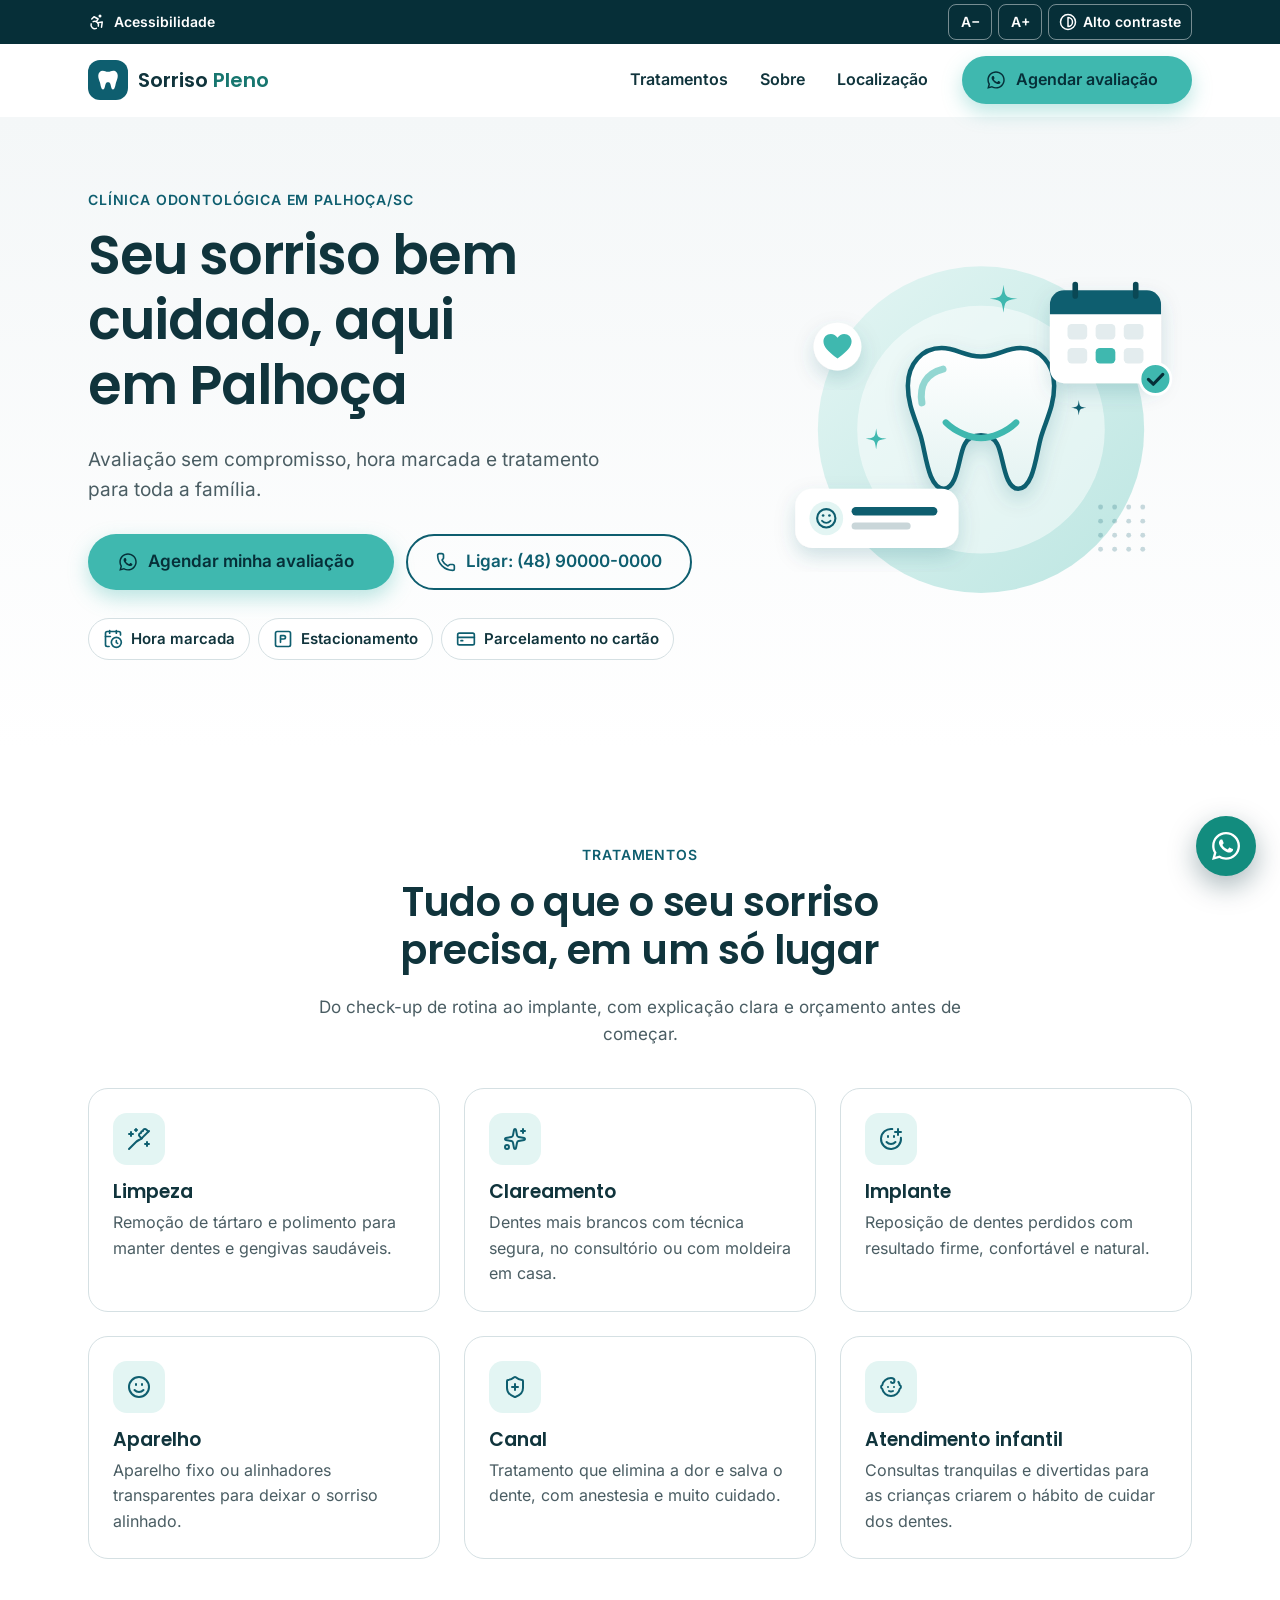
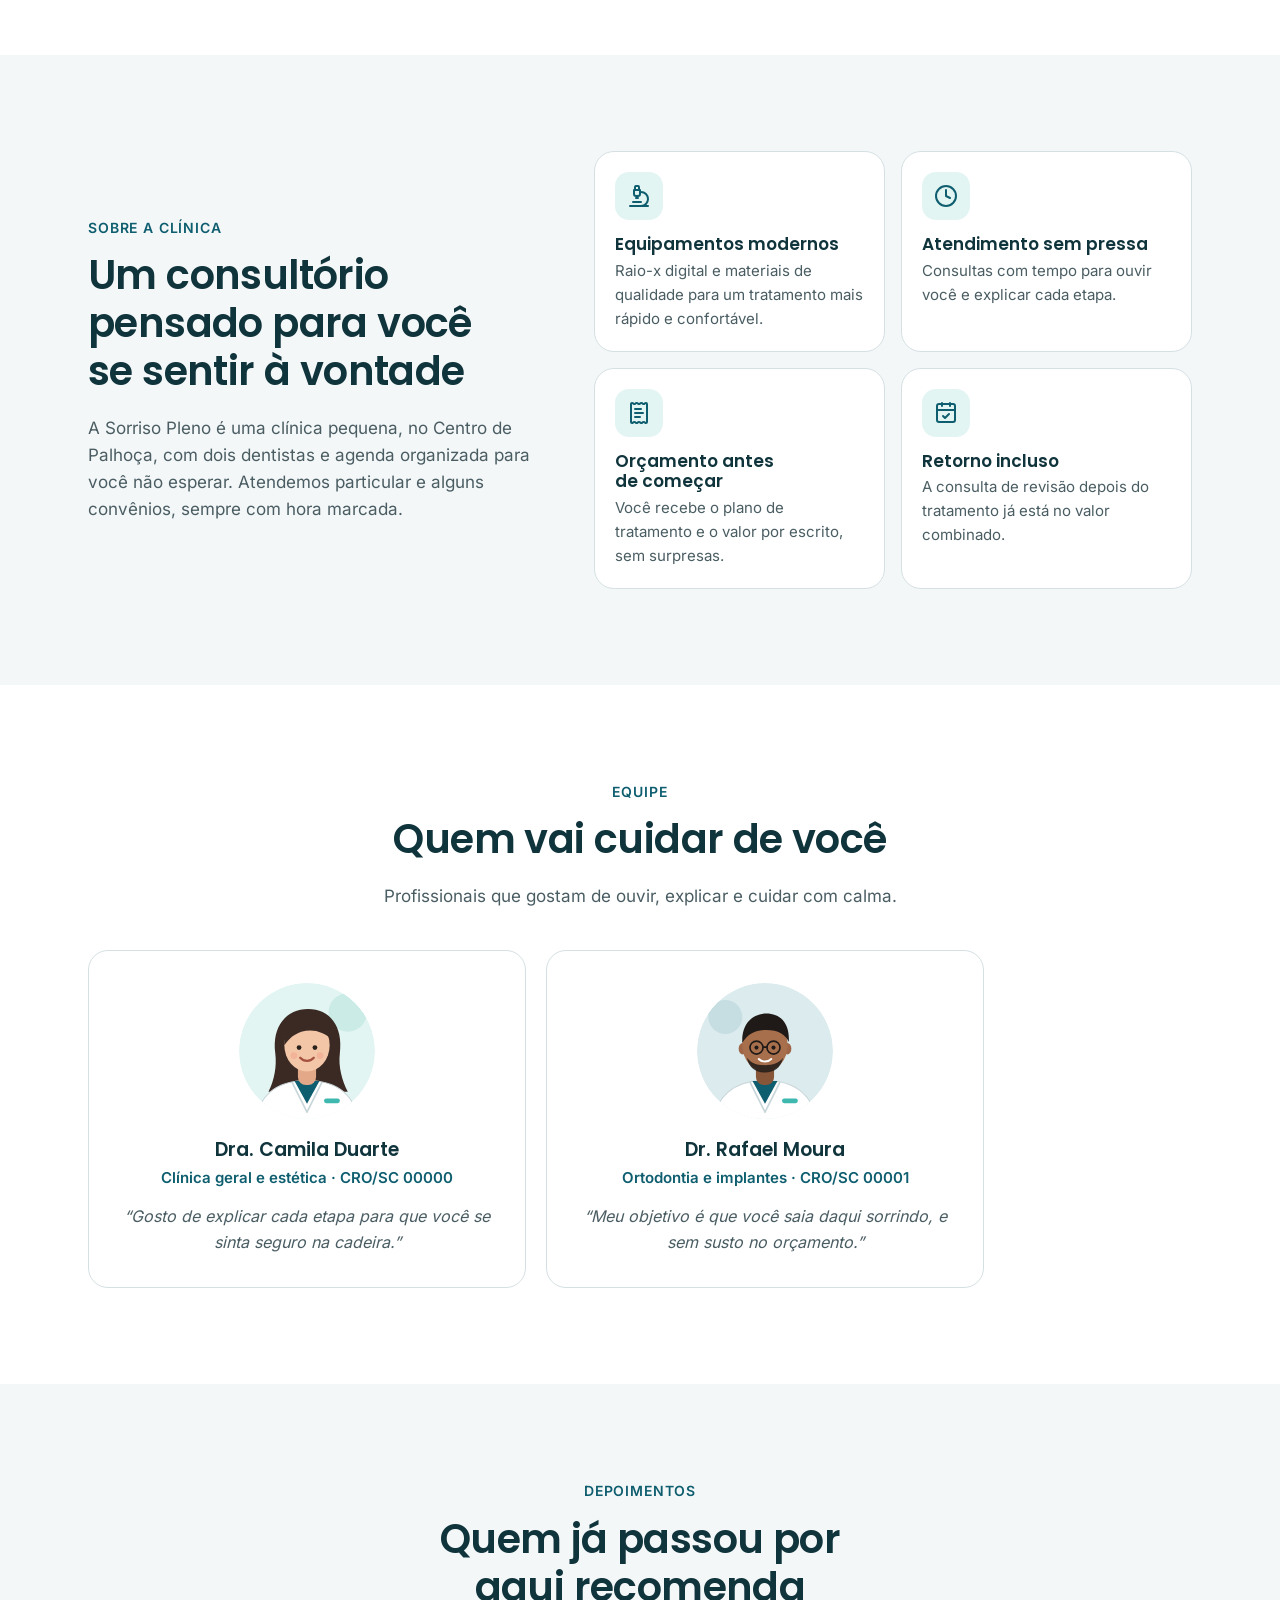
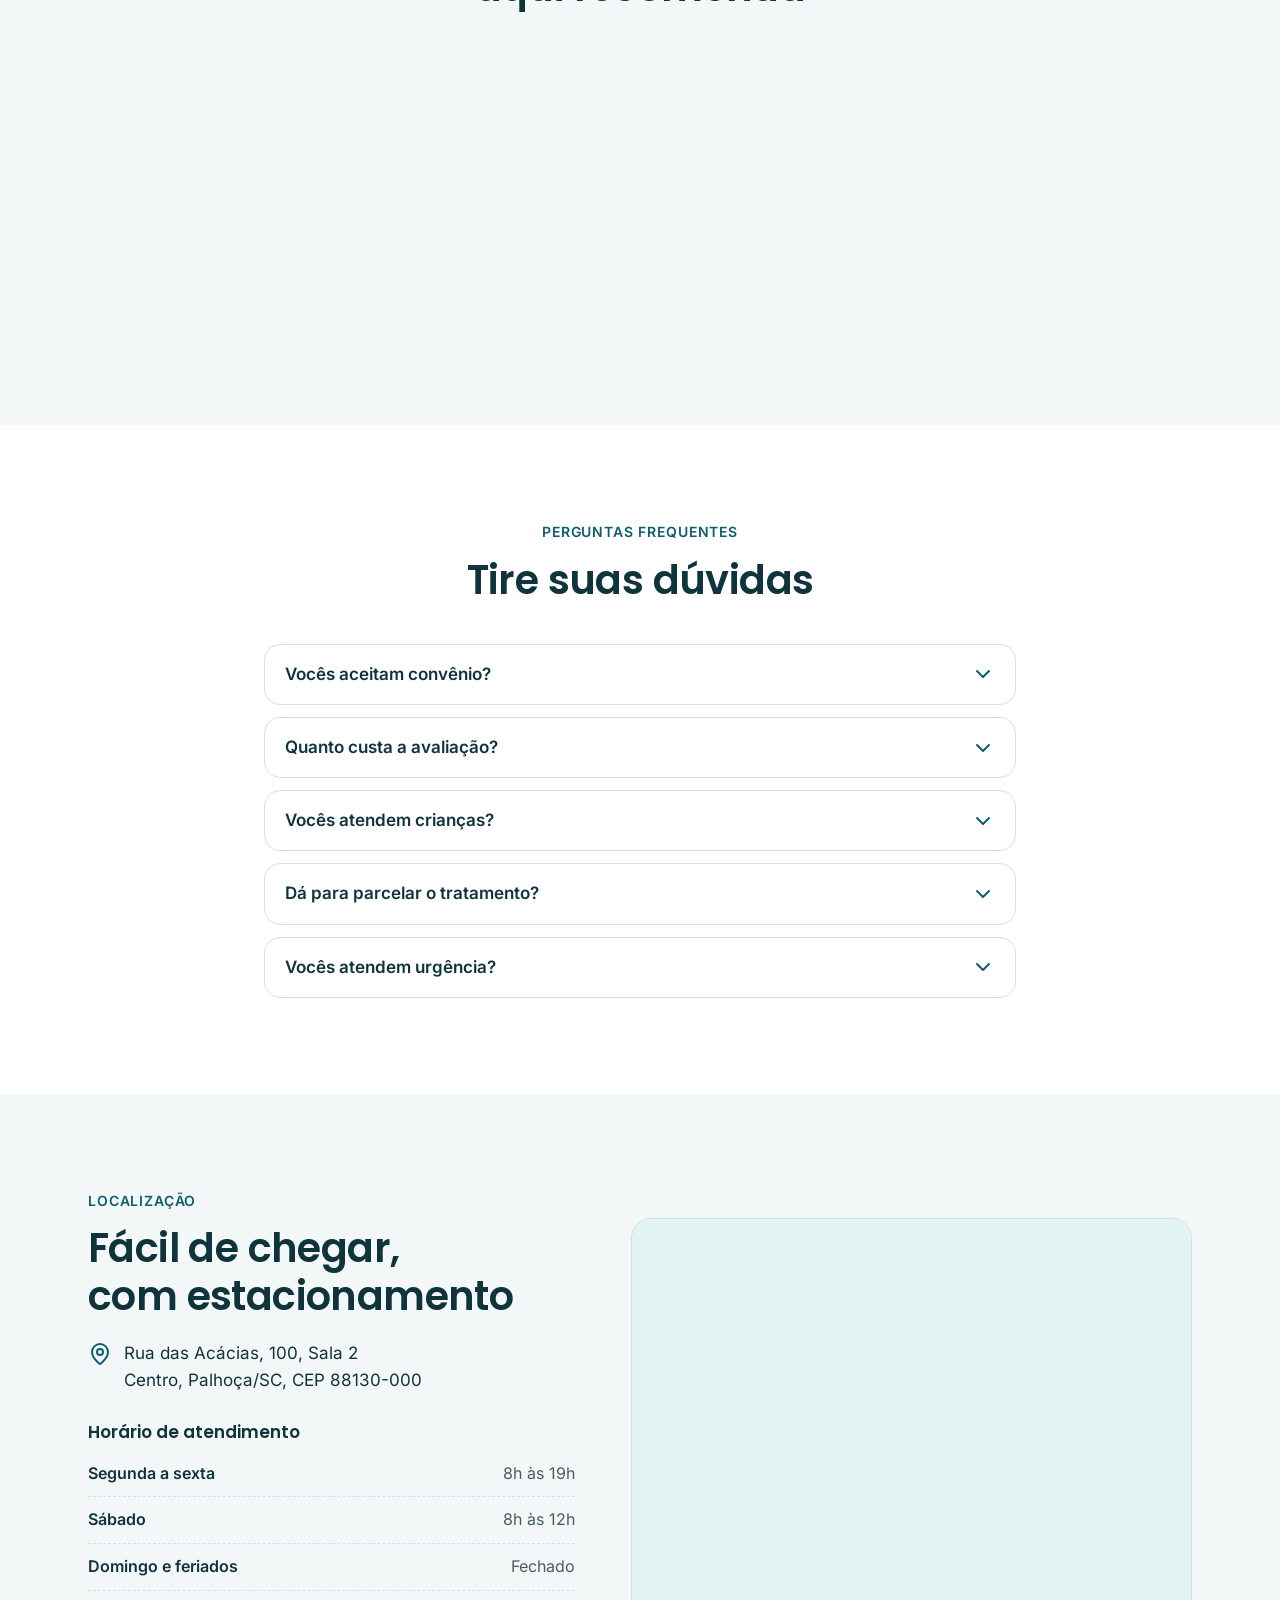
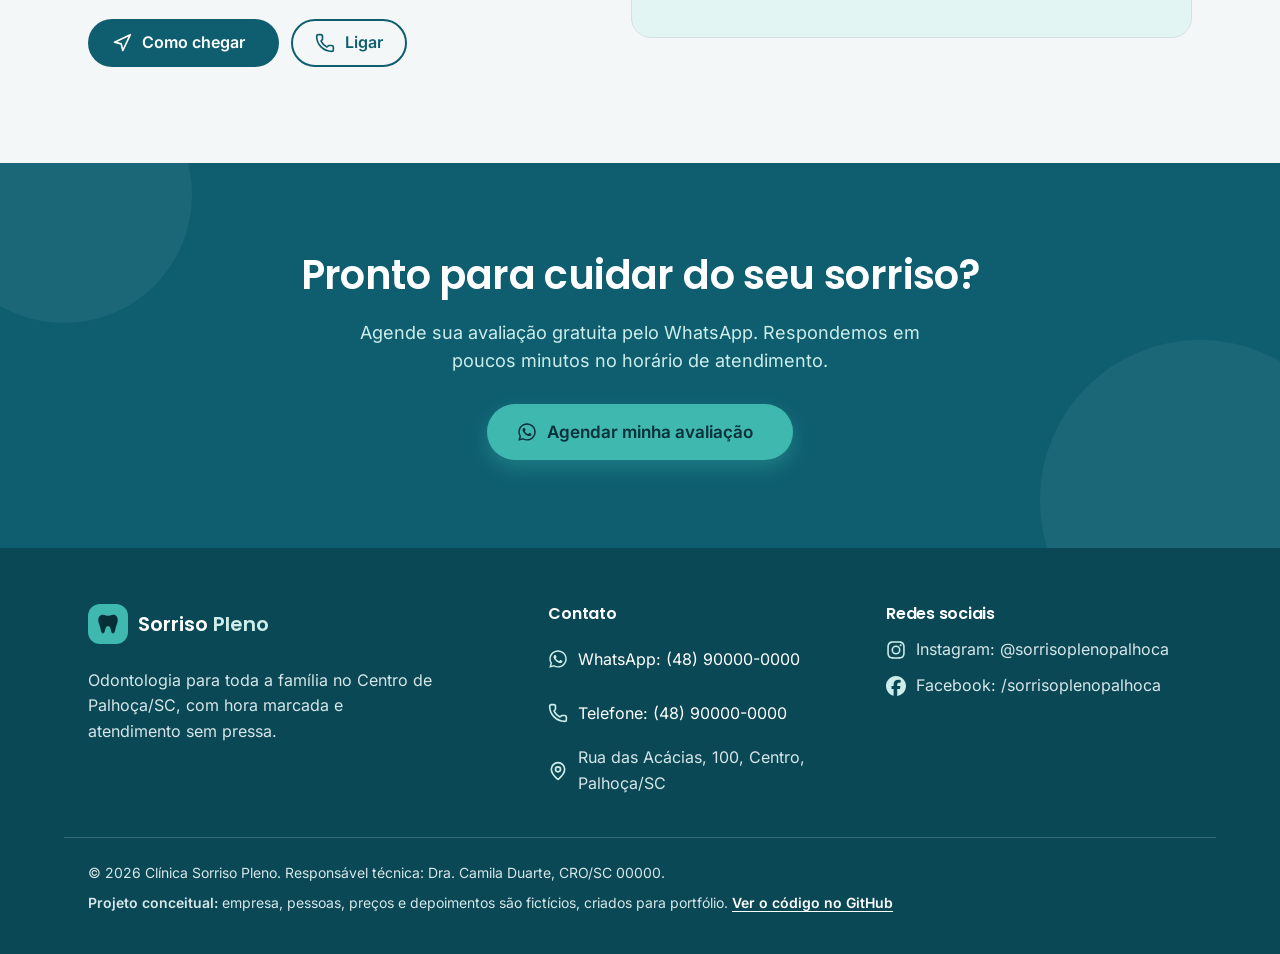
<file: index.html>
<!doctype html>
<html lang="pt-BR">
<head>
  <meta charset="utf-8">
  <meta name="viewport" content="width=device-width, initial-scale=1">
  <title>Dentista em Palhoça/SC | Clínica Sorriso Pleno</title>
  <meta name="description" content="Dentista em Palhoça/SC com avaliação sem compromisso e hora marcada. Limpeza, clareamento, implante, aparelho e atendimento infantil. Agende pelo WhatsApp.">
  <meta name="robots" content="index, follow, max-image-preview:large">
  <link rel="canonical" href="https://gabrielgandra1.github.io/lp-clinica-sorriso-pleno/">
  <meta name="theme-color" content="#0E5E6F">
  <meta name="format-detection" content="telephone=no">
  <meta property="og:type" content="website">
  <meta property="og:locale" content="pt_BR">
  <meta property="og:site_name" content="Clínica Sorriso Pleno">
  <meta property="og:title" content="Clínica Sorriso Pleno | Dentista em Palhoça/SC">
  <meta property="og:description" content="Avaliação sem compromisso, hora marcada e tratamento para toda a família. Agende pelo WhatsApp.">
  <meta property="og:url" content="https://gabrielgandra1.github.io/lp-clinica-sorriso-pleno/">
  <meta property="og:image" content="https://gabrielgandra1.github.io/lp-clinica-sorriso-pleno/assets/img/og-image.jpg">
  <meta property="og:image:width" content="1200">
  <meta property="og:image:height" content="630">
  <meta property="og:image:alt" content="Clínica Sorriso Pleno: seu sorriso bem cuidado, aqui em Palhoça">
  <meta name="twitter:card" content="summary_large_image">
  <meta name="twitter:title" content="Clínica Sorriso Pleno | Dentista em Palhoça/SC">
  <meta name="twitter:description" content="Avaliação sem compromisso, hora marcada e tratamento para toda a família.">
  <meta name="twitter:image" content="https://gabrielgandra1.github.io/lp-clinica-sorriso-pleno/assets/img/og-image.jpg">
  <link rel="icon" href="favicon.ico" sizes="32x32">
  <link rel="icon" href="assets/icons/favicon.svg" type="image/svg+xml">
  <link rel="apple-touch-icon" href="assets/icons/apple-touch-icon.png">
  <link rel="manifest" href="site.webmanifest">
  <link rel="preload" href="assets/fonts/inter-400.woff2" as="font" type="font/woff2" crossorigin>
  <link rel="preload" href="assets/fonts/poppins-600.woff2" as="font" type="font/woff2" crossorigin>
  <link rel="stylesheet" href="css/styles.css">
  <script>document.documentElement.classList.add('js');try{var a=JSON.parse(localStorage.getItem('sp-a11y'));if(a&&a.fonte)document.documentElement.setAttribute('data-fonte',a.fonte);if(a&&a.contraste)document.documentElement.setAttribute('data-contraste','alto')}catch(e){}</script>
  <script src="js/main.js" defer></script>
  <script type="application/ld+json">
  {
    "@context": "https://schema.org",
    "@graph": [
      {
        "@type": "Dentist",
        "@id": "https://gabrielgandra1.github.io/lp-clinica-sorriso-pleno/#clinica",
        "name": "Clínica Sorriso Pleno",
        "description": "Clínica odontológica em Palhoça/SC com avaliação sem compromisso, hora marcada e tratamento para toda a família.",
        "url": "https://gabrielgandra1.github.io/lp-clinica-sorriso-pleno/",
        "image": "https://gabrielgandra1.github.io/lp-clinica-sorriso-pleno/assets/img/og-image.jpg",
        "logo": "https://gabrielgandra1.github.io/lp-clinica-sorriso-pleno/assets/icons/icon-512.png",
        "telephone": "+55 48 90000-0000",
        "priceRange": "$$",
        "currenciesAccepted": "BRL",
        "paymentAccepted": "Dinheiro, Pix, cartão de débito e cartão de crédito",
        "areaServed": "Palhoça e Grande Florianópolis",
        "address": {
          "@type": "PostalAddress",
          "streetAddress": "Rua das Acácias, 100, Sala 2",
          "addressLocality": "Palhoça",
          "addressRegion": "SC",
          "postalCode": "88130-000",
          "addressCountry": "BR"
        },
        "openingHoursSpecification": [
          {
            "@type": "OpeningHoursSpecification",
            "dayOfWeek": ["Monday", "Tuesday", "Wednesday", "Thursday", "Friday"],
            "opens": "08:00",
            "closes": "19:00"
          },
          {
            "@type": "OpeningHoursSpecification",
            "dayOfWeek": "Saturday",
            "opens": "08:00",
            "closes": "12:00"
          }
        ],
        "availableService": [
          { "@type": "MedicalProcedure", "name": "Limpeza dental" },
          { "@type": "MedicalProcedure", "name": "Clareamento dental" },
          { "@type": "MedicalProcedure", "name": "Implante dentário" },
          { "@type": "MedicalProcedure", "name": "Aparelho ortodôntico" },
          { "@type": "MedicalProcedure", "name": "Tratamento de canal" },
          { "@type": "MedicalProcedure", "name": "Odontopediatria" }
        ]
      },
      {
        "@type": "WebSite",
        "@id": "https://gabrielgandra1.github.io/lp-clinica-sorriso-pleno/#site",
        "url": "https://gabrielgandra1.github.io/lp-clinica-sorriso-pleno/",
        "name": "Clínica Sorriso Pleno",
        "inLanguage": "pt-BR",
        "publisher": { "@id": "https://gabrielgandra1.github.io/lp-clinica-sorriso-pleno/#clinica" }
      },
      {
        "@type": "FAQPage",
        "mainEntity": [
          {
            "@type": "Question",
            "name": "Vocês aceitam convênio?",
            "acceptedAnswer": { "@type": "Answer", "text": "Atendemos particular e alguns convênios odontológicos. Mande o nome do seu plano pelo WhatsApp que confirmamos a cobertura antes da consulta." }
          },
          {
            "@type": "Question",
            "name": "Quanto custa a avaliação?",
            "acceptedAnswer": { "@type": "Answer", "text": "A primeira avaliação é gratuita e sem compromisso. Você sai com o diagnóstico e o orçamento por escrito, para decidir com calma." }
          },
          {
            "@type": "Question",
            "name": "Vocês atendem crianças?",
            "acceptedAnswer": { "@type": "Answer", "text": "Sim, a partir dos 2 anos. A primeira consulta é tranquila e lúdica, para a criança ganhar confiança desde cedo." }
          },
          {
            "@type": "Question",
            "name": "Dá para parcelar o tratamento?",
            "acceptedAnswer": { "@type": "Answer", "text": "Sim. Parcelamos em até 12 vezes no cartão de crédito, e você conhece o valor total antes de começar." }
          },
          {
            "@type": "Question",
            "name": "Vocês atendem urgência?",
            "acceptedAnswer": { "@type": "Answer", "text": "Sim. Em caso de dor ou acidente, chame no WhatsApp: reservamos horários todos os dias para encaixes de urgência." }
          }
        ]
      }
    ]
  }
  </script>
</head>
<body>
  <svg class="sprite" aria-hidden="true" focusable="false" xmlns="http://www.w3.org/2000/svg"><symbol id="i-menu" viewBox="0 0 24 24"><path d="M4 5h16"/><path d="M4 12h16"/><path d="M4 19h16"/></symbol><symbol id="i-x" viewBox="0 0 24 24"><path d="M18 6 6 18"/><path d="m6 6 12 12"/></symbol><symbol id="i-phone" viewBox="0 0 24 24"><path d="M13.832 16.568a1 1 0 0 0 1.213-.303l.355-.465A2 2 0 0 1 17 15h3a2 2 0 0 1 2 2v3a2 2 0 0 1-2 2A18 18 0 0 1 2 4a2 2 0 0 1 2-2h3a2 2 0 0 1 2 2v3a2 2 0 0 1-.8 1.6l-.468.351a1 1 0 0 0-.292 1.233 14 14 0 0 0 6.392 6.384"/></symbol><symbol id="i-calendar-clock" viewBox="0 0 24 24"><path d="M16 14v2.2l1.6 1"/><path d="M16 2v3"/><path d="M21 7.338V5a2 2 0 00-2-2H5a2 2 0 00-2 2v14a2 2 0 002 2h2.338"/><path d="M3 9h5.859"/><path d="M8 2v3"/><circle cx="16" cy="16" r="6"/></symbol><symbol id="i-square-parking" viewBox="0 0 24 24"><path d="M9 12h4a2 2 0 0 0 0-4H9.5a.5.5 0 0 0-.5.5V16"/><rect width="18" height="18" x="3" y="3" rx="2"/></symbol><symbol id="i-credit-card" viewBox="0 0 24 24"><rect width="20" height="14" x="2" y="5" rx="2"/><line x1="2" x2="22" y1="10" y2="10"/><path d="M6 14h2"/></symbol><symbol id="i-toothbrush-sparkles" viewBox="0 0 24 24"><path d="M10 3H8"/><path d="M14.586 11.414 22 4"/><path d="M15 11a8 8 0 01-.429.4"/><path d="m2 22 7-7c1.857-1.857 3.714-1.99 5.571-3.6l-1.985-1.986A2 2 0 0114 6a2 2 0 012-2 2 2 0 013.262-1.552l2.152 2.138"/><path d="M20 15v4"/><path d="M22 17h-4"/><path d="M4 5v4"/><path d="M6 7H2"/><path d="M9 2v2"/></symbol><symbol id="i-sparkles" viewBox="0 0 24 24"><path d="M11.017 2.814a1 1 0 0 1 1.966 0l1.051 5.558a2 2 0 0 0 1.594 1.594l5.558 1.051a1 1 0 0 1 0 1.966l-5.558 1.051a2 2 0 0 0-1.594 1.594l-1.051 5.558a1 1 0 0 1-1.966 0l-1.051-5.558a2 2 0 0 0-1.594-1.594l-5.558-1.051a1 1 0 0 1 0-1.966l5.558-1.051a2 2 0 0 0 1.594-1.594z"/><path d="M20 2v4"/><path d="M22 4h-4"/><circle cx="4" cy="20" r="2"/></symbol><symbol id="i-smile-plus" viewBox="0 0 24 24"><path d="M13.267 2.08a10 10 0 108.653 8.653"/><path d="M15 10V9"/><path d="M16 5h6"/><path d="M16.472 15a6 6 0 01-8.943 0"/><path d="M19 2v6"/><path d="M9 10V9"/></symbol><symbol id="i-smile" viewBox="0 0 24 24"><path d="M15 10V9"/><path d="M16.472 15a6 6 0 01-8.943 0"/><path d="M9 10V9"/><circle cx="12" cy="12" r="10"/></symbol><symbol id="i-shield-plus" viewBox="0 0 24 24"><path d="M20 13c0 5-3.5 7.5-7.66 8.95a1 1 0 0 1-.67-.01C7.5 20.5 4 18 4 13V6a1 1 0 0 1 1-1c2 0 4.5-1.2 6.24-2.72a1.17 1.17 0 0 1 1.52 0C14.51 3.81 17 5 19 5a1 1 0 0 1 1 1z"/><path d="M9 12h6"/><path d="M12 9v6"/></symbol><symbol id="i-baby" viewBox="0 0 24 24"><path d="M10 16c.5.3 1.2.5 2 .5s1.5-.2 2-.5"/><path d="M15 12h.01"/><path d="M19.38 6.813A9 9 0 0 1 20.8 10.2a2 2 0 0 1 0 3.6 9 9 0 0 1-17.6 0 2 2 0 0 1 0-3.6A9 9 0 0 1 12 3c2 0 3.5 1.1 3.5 2.5s-.9 2.5-2 2.5c-.8 0-1.5-.4-1.5-1"/><path d="M9 12h.01"/></symbol><symbol id="i-microscope" viewBox="0 0 24 24"><path d="M6 18h8"/><path d="M3 22h18"/><path d="M14 22a7 7 0 1 0 0-14h-1"/><path d="M9 14h2"/><path d="M9 12a2 2 0 0 1-2-2V6h6v4a2 2 0 0 1-2 2Z"/><path d="M12 6V3a1 1 0 0 0-1-1H9a1 1 0 0 0-1 1v3"/></symbol><symbol id="i-clock" viewBox="0 0 24 24"><circle cx="12" cy="12" r="10"/><path d="M12 6v6l4 2"/></symbol><symbol id="i-receipt-text" viewBox="0 0 24 24"><path d="M13 16H8"/><path d="M14 8H8"/><path d="M16 12H8"/><path d="M4 3a1 1 0 0 1 1-1 1.3 1.3 0 0 1 .7.2l.933.6a1.3 1.3 0 0 0 1.4 0l.934-.6a1.3 1.3 0 0 1 1.4 0l.933.6a1.3 1.3 0 0 0 1.4 0l.933-.6a1.3 1.3 0 0 1 1.4 0l.934.6a1.3 1.3 0 0 0 1.4 0l.933-.6A1.3 1.3 0 0 1 19 2a1 1 0 0 1 1 1v18a1 1 0 0 1-1 1 1.3 1.3 0 0 1-.7-.2l-.933-.6a1.3 1.3 0 0 0-1.4 0l-.934.6a1.3 1.3 0 0 1-1.4 0l-.933-.6a1.3 1.3 0 0 0-1.4 0l-.933.6a1.3 1.3 0 0 1-1.4 0l-.934-.6a1.3 1.3 0 0 0-1.4 0l-.933.6a1.3 1.3 0 0 1-.7.2 1 1 0 0 1-1-1z"/></symbol><symbol id="i-calendar-check" viewBox="0 0 24 24"><path d="M8 2v3"/><path d="M16 2v3"/><rect x="3" y="3" width="18" height="18" rx="2"/><path d="M3 9h18"/><path d="m9 15 2 2 4-4"/></symbol><symbol id="i-quote" viewBox="0 0 24 24"><path d="M16 3a2 2 0 0 0-2 2v6a2 2 0 0 0 2 2 1 1 0 0 1 1 1v1a2 2 0 0 1-2 2 1 1 0 0 0-1 1v2a1 1 0 0 0 1 1 6 6 0 0 0 6-6V5a2 2 0 0 0-2-2z"/><path d="M5 3a2 2 0 0 0-2 2v6a2 2 0 0 0 2 2 1 1 0 0 1 1 1v1a2 2 0 0 1-2 2 1 1 0 0 0-1 1v2a1 1 0 0 0 1 1 6 6 0 0 0 6-6V5a2 2 0 0 0-2-2z"/></symbol><symbol id="i-chevron-down" viewBox="0 0 24 24"><path d="m6 9 6 6 6-6"/></symbol><symbol id="i-map-pin" viewBox="0 0 24 24"><path d="M20 10c0 4.993-5.539 10.193-7.399 11.799a1 1 0 0 1-1.202 0C9.539 20.193 4 14.993 4 10a8 8 0 0 1 16 0"/><circle cx="12" cy="10" r="3"/></symbol><symbol id="i-contrast" viewBox="0 0 24 24"><circle cx="12" cy="12" r="10"/><path d="M12 18a6 6 0 0 0 0-12v12z"/></symbol><symbol id="i-navigation" viewBox="0 0 24 24"><polygon points="3 11 22 2 13 21 11 13 3 11"/></symbol><symbol id="i-accessibility" viewBox="0 0 24 24"><circle cx="16" cy="4" r="1"/><path d="m18 19 1-7-6 1"/><path d="m5 8 3-3 5.5 3-2.36 3.5"/><path d="M4.24 14.5a5 5 0 0 0 6.88 6"/><path d="M13.76 17.5a5 5 0 0 0-6.88-6"/></symbol><symbol id="i-whatsapp" viewBox="0 0 448 512"><path fill="currentColor" d="M380.9 97.1c-41.9-42-97.7-65.1-157-65.1-122.4 0-222 99.6-222 222 0 39.1 10.2 77.3 29.6 111L0 480 117.7 449.1c32.4 17.7 68.9 27 106.1 27l.1 0c122.3 0 224.1-99.6 224.1-222 0-59.3-25.2-115-67.1-157zm-157 341.6c-33.2 0-65.7-8.9-94-25.7l-6.7-4-69.8 18.3 18.6-68.1-4.4-7c-18.5-29.4-28.2-63.3-28.2-98.2 0-101.7 82.8-184.5 184.6-184.5 49.3 0 95.6 19.2 130.4 54.1s56.2 81.2 56.1 130.5c0 101.8-84.9 184.6-186.6 184.6zM325.1 300.5c-5.5-2.8-32.8-16.2-37.9-18-5.1-1.9-8.8-2.8-12.5 2.8s-14.3 18-17.6 21.8c-3.2 3.7-6.5 4.2-12 1.4-32.6-16.3-54-29.1-75.5-66-5.7-9.8 5.7-9.1 16.3-30.3 1.8-3.7 .9-6.9-.5-9.7s-12.5-30.1-17.1-41.2c-4.5-10.8-9.1-9.3-12.5-9.5-3.2-.2-6.9-.2-10.6-.2s-9.7 1.4-14.8 6.9c-5.1 5.6-19.4 19-19.4 46.3s19.9 53.7 22.6 57.4c2.8 3.7 39.1 59.7 94.8 83.8 35.2 15.2 49 16.5 66.6 13.9 10.7-1.6 32.8-13.4 37.4-26.4s4.6-24.1 3.2-26.4c-1.3-2.5-5-3.9-10.5-6.6z"/></symbol><symbol id="i-instagram" viewBox="0 0 448 512"><path fill="currentColor" d="M224.3 141a115 115 0 1 0 -.6 230 115 115 0 1 0 .6-230zm-.6 40.4a74.6 74.6 0 1 1 .6 149.2 74.6 74.6 0 1 1 -.6-149.2zm93.4-45.1a26.8 26.8 0 1 1 53.6 0 26.8 26.8 0 1 1 -53.6 0zm129.7 27.2c-1.7-35.9-9.9-67.7-36.2-93.9-26.2-26.2-58-34.4-93.9-36.2-37-2.1-147.9-2.1-184.9 0-35.8 1.7-67.6 9.9-93.9 36.1s-34.4 58-36.2 93.9c-2.1 37-2.1 147.9 0 184.9 1.7 35.9 9.9 67.7 36.2 93.9s58 34.4 93.9 36.2c37 2.1 147.9 2.1 184.9 0 35.9-1.7 67.7-9.9 93.9-36.2 26.2-26.2 34.4-58 36.2-93.9 2.1-37 2.1-147.8 0-184.8zM399 388c-7.8 19.6-22.9 34.7-42.6 42.6-29.5 11.7-99.5 9-132.1 9s-102.7 2.6-132.1-9c-19.6-7.8-34.7-22.9-42.6-42.6-11.7-29.5-9-99.5-9-132.1s-2.6-102.7 9-132.1c7.8-19.6 22.9-34.7 42.6-42.6 29.5-11.7 99.5-9 132.1-9s102.7-2.6 132.1 9c19.6 7.8 34.7 22.9 42.6 42.6 11.7 29.5 9 99.5 9 132.1s2.7 102.7-9 132.1z"/></symbol><symbol id="i-facebook" viewBox="0 0 512 512"><path fill="currentColor" d="M512 256C512 114.6 397.4 0 256 0S0 114.6 0 256C0 376 82.7 476.8 194.2 504.5l0-170.3-52.8 0 0-78.2 52.8 0 0-33.7c0-87.1 39.4-127.5 125-127.5 16.2 0 44.2 3.2 55.7 6.4l0 70.8c-6-.6-16.5-1-29.6-1-42 0-58.2 15.9-58.2 57.2l0 27.8 83.6 0-14.4 78.2-69.3 0 0 175.9C413.8 494.8 512 386.9 512 256z"/></symbol></svg>
  <a class="skip-link" href="#conteudo">Pular para o conteúdo principal</a>

  <div class="a11y-bar" role="region" aria-label="Recursos de acessibilidade">
    <div class="container a11y-bar__inner">
      <p class="a11y-bar__title" id="a11y-titulo">
        <svg class="icon" aria-hidden="true" focusable="false"><use href="#i-accessibility"></use></svg>
        Acessibilidade
      </p>
      <div class="a11y-bar__actions" role="group" aria-labelledby="a11y-titulo">
        <button class="a11y-btn" type="button" data-a11y="menos">A−<span class="sr-only"> Diminuir o texto</span></button>
        <button class="a11y-btn" type="button" data-a11y="mais">A+<span class="sr-only"> Aumentar o texto</span></button>
        <button class="a11y-btn" type="button" data-a11y="contraste" aria-pressed="false">
          <svg class="icon" aria-hidden="true" focusable="false"><use href="#i-contrast"></use></svg>
          <span class="a11y-btn__label">Alto contraste</span>
        </button>
      </div>
    </div>
  </div>

  <header class="site-header">
    <div class="container header__inner">
      <a class="brand" href="#inicio" aria-label="Clínica Sorriso Pleno, voltar ao início">
        <svg class="brand__mark" viewBox="0 0 40 40" aria-hidden="true" focusable="false"><rect class="brand__bg" width="40" height="40" rx="12"></rect><path class="brand__tooth" transform="translate(8 8) scale(.75)" d="M9 3.5C5.6 3.5 3 6.2 3 10.2c0 3.6 1.4 6 2.3 9 .9 3 1.3 9.3 4.1 9.3 2.5 0 2.6-5.9 3.7-7.9.5-1 1.5-1.6 2.9-1.6s2.4.6 2.9 1.6c1.1 2 1.2 7.9 3.7 7.9 2.8 0 3.2-6.3 4.1-9.3.9-3 2.3-5.4 2.3-9 0-4-2.6-6.7-6-6.7-2.7 0-4 1.5-7 1.5s-4.3-1.5-7-1.5Z"></path></svg>
        <span class="brand__name">Sorriso <span class="brand__accent">Pleno</span></span>
      </a>

      <button class="nav-toggle" type="button" aria-expanded="false" aria-controls="menu-principal">
        <svg class="icon nav-toggle__open" aria-hidden="true" focusable="false"><use href="#i-menu"></use></svg>
        <svg class="icon nav-toggle__close" aria-hidden="true" focusable="false"><use href="#i-x"></use></svg>
        <span class="sr-only">Menu</span>
      </button>

      <nav class="nav" id="menu-principal" aria-label="Principal">
        <ul class="nav__list" role="list">
          <li><a href="#tratamentos">Tratamentos</a></li>
          <li><a href="#sobre">Sobre</a></li>
          <li><a href="#localizacao">Localização</a></li>
        </ul>
        <a class="btn btn--accent nav__cta" href="https://wa.me/5548900000000?text=Ol%C3%A1!%20Vi%20o%20site%20e%20quero%20agendar%20uma%20avalia%C3%A7%C3%A3o." target="_blank" rel="noopener">
          <svg class="icon icon--fill" aria-hidden="true" focusable="false"><use href="#i-whatsapp"></use></svg>
          Agendar avaliação<span class="sr-only"> pelo WhatsApp (abre em nova aba)</span>
        </a>
      </nav>
    </div>
  </header>

  <main id="conteudo" tabindex="-1">
    <section class="hero" id="inicio" aria-labelledby="hero-titulo">
      <div class="container hero__grid">
        <div class="hero__content">
          <p class="eyebrow">Clínica odontológica em Palhoça/SC</p>
          <h1 id="hero-titulo">Seu sorriso bem cuidado, aqui em Palhoça</h1>
          <p class="hero__lead">Avaliação sem compromisso, hora marcada e tratamento para toda a família.</p>
          <div class="hero__actions">
            <a class="btn btn--accent btn--lg" href="https://wa.me/5548900000000?text=Ol%C3%A1!%20Vi%20o%20site%20e%20quero%20agendar%20uma%20avalia%C3%A7%C3%A3o." target="_blank" rel="noopener">
              <svg class="icon icon--fill" aria-hidden="true" focusable="false"><use href="#i-whatsapp"></use></svg>
              Agendar minha avaliação<span class="sr-only"> pelo WhatsApp (abre em nova aba)</span>
            </a>
            <a class="btn btn--ghost btn--lg" href="tel:+5548900000000">
              <svg class="icon" aria-hidden="true" focusable="false"><use href="#i-phone"></use></svg>
              Ligar: (48) 90000-0000
            </a>
          </div>
          <ul class="badges" role="list" aria-label="Vantagens da clínica">
            <li>
              <svg class="icon" aria-hidden="true" focusable="false"><use href="#i-calendar-clock"></use></svg>
              Hora marcada
            </li>
            <li>
              <svg class="icon" aria-hidden="true" focusable="false"><use href="#i-square-parking"></use></svg>
              Estacionamento
            </li>
            <li>
              <svg class="icon" aria-hidden="true" focusable="false"><use href="#i-credit-card"></use></svg>
              Parcelamento no cartão
            </li>
          </ul>
        </div>
        <div class="hero__media">
          <img src="assets/img/hero-sorriso.svg" width="600" height="520" alt="" fetchpriority="high">
        </div>
      </div>
    </section>

    <section class="section" id="tratamentos" aria-labelledby="tratamentos-titulo">
      <div class="container">
        <header class="section__header">
          <p class="eyebrow">Tratamentos</p>
          <h2 id="tratamentos-titulo">Tudo o que o seu sorriso precisa, em um só lugar</h2>
          <p>Do check-up de rotina ao implante, com explicação clara e orçamento antes de começar.</p>
        </header>
        <ul class="cards" role="list">
          <li class="card reveal">
            <span class="card__icon"><svg class="icon" aria-hidden="true" focusable="false"><use href="#i-toothbrush-sparkles"></use></svg></span>
            <h3>Limpeza</h3>
            <p>Remoção de tártaro e polimento para manter dentes e gengivas saudáveis.</p>
          </li>
          <li class="card reveal">
            <span class="card__icon"><svg class="icon" aria-hidden="true" focusable="false"><use href="#i-sparkles"></use></svg></span>
            <h3>Clareamento</h3>
            <p>Dentes mais brancos com técnica segura, no consultório ou com moldeira em casa.</p>
          </li>
          <li class="card reveal">
            <span class="card__icon"><svg class="icon" aria-hidden="true" focusable="false"><use href="#i-smile-plus"></use></svg></span>
            <h3>Implante</h3>
            <p>Reposição de dentes perdidos com resultado firme, confortável e natural.</p>
          </li>
          <li class="card reveal">
            <span class="card__icon"><svg class="icon" aria-hidden="true" focusable="false"><use href="#i-smile"></use></svg></span>
            <h3>Aparelho</h3>
            <p>Aparelho fixo ou alinhadores transparentes para deixar o sorriso alinhado.</p>
          </li>
          <li class="card reveal">
            <span class="card__icon"><svg class="icon" aria-hidden="true" focusable="false"><use href="#i-shield-plus"></use></svg></span>
            <h3>Canal</h3>
            <p>Tratamento que elimina a dor e salva o dente, com anestesia e muito cuidado.</p>
          </li>
          <li class="card reveal">
            <span class="card__icon"><svg class="icon" aria-hidden="true" focusable="false"><use href="#i-baby"></use></svg></span>
            <h3>Atendimento infantil</h3>
            <p>Consultas tranquilas e divertidas para as crianças criarem o hábito de cuidar dos dentes.</p>
          </li>
        </ul>
      </div>
    </section>

    <section class="section section--soft" id="sobre" aria-labelledby="sobre-titulo">
      <div class="container sobre__grid">
        <div class="sobre__intro reveal">
          <p class="eyebrow">Sobre a clínica</p>
          <h2 id="sobre-titulo">Um consultório pensado para você se sentir à vontade</h2>
          <p>A Sorriso Pleno é uma clínica pequena, no Centro de Palhoça, com dois dentistas e agenda organizada para você não esperar. Atendemos particular e alguns convênios, sempre com hora marcada.</p>
        </div>
        <ul class="features" role="list">
          <li class="feature reveal">
            <span class="feature__icon"><svg class="icon" aria-hidden="true" focusable="false"><use href="#i-microscope"></use></svg></span>
            <div>
              <h3>Equipamentos modernos</h3>
              <p>Raio-x digital e materiais de qualidade para um tratamento mais rápido e confortável.</p>
            </div>
          </li>
          <li class="feature reveal">
            <span class="feature__icon"><svg class="icon" aria-hidden="true" focusable="false"><use href="#i-clock"></use></svg></span>
            <div>
              <h3>Atendimento sem pressa</h3>
              <p>Consultas com tempo para ouvir você e explicar cada etapa.</p>
            </div>
          </li>
          <li class="feature reveal">
            <span class="feature__icon"><svg class="icon" aria-hidden="true" focusable="false"><use href="#i-receipt-text"></use></svg></span>
            <div>
              <h3>Orçamento antes de começar</h3>
              <p>Você recebe o plano de tratamento e o valor por escrito, sem surpresas.</p>
            </div>
          </li>
          <li class="feature reveal">
            <span class="feature__icon"><svg class="icon" aria-hidden="true" focusable="false"><use href="#i-calendar-check"></use></svg></span>
            <div>
              <h3>Retorno incluso</h3>
              <p>A consulta de revisão depois do tratamento já está no valor combinado.</p>
            </div>
          </li>
        </ul>
      </div>
    </section>

    <section class="section" id="equipe" aria-labelledby="equipe-titulo">
      <div class="container">
        <header class="section__header">
          <p class="eyebrow">Equipe</p>
          <h2 id="equipe-titulo">Quem vai cuidar de você</h2>
          <p>Profissionais que gostam de ouvir, explicar e cuidar com calma.</p>
        </header>
        <ul class="team" role="list">
          <li class="member reveal">
            <img src="assets/img/dra-camila.svg" width="240" height="240" alt="" loading="lazy" decoding="async">
            <h3>Dra. Camila Duarte</h3>
            <p class="member__role">Clínica geral e estética · <span class="nowrap">CRO/SC 00000</span></p>
            <p class="member__quote">“Gosto de explicar cada etapa para que você se sinta seguro na cadeira.”</p>
          </li>
          <li class="member reveal">
            <img src="assets/img/dr-rafael.svg" width="240" height="240" alt="" loading="lazy" decoding="async">
            <h3>Dr. Rafael Moura</h3>
            <p class="member__role">Ortodontia e implantes · <span class="nowrap">CRO/SC 00001</span></p>
            <p class="member__quote">“Meu objetivo é que você saia daqui sorrindo, e sem susto no orçamento.”</p>
          </li>
        </ul>
      </div>
    </section>

    <section class="section section--soft" id="depoimentos" aria-labelledby="depoimentos-titulo">
      <div class="container">
        <header class="section__header">
          <p class="eyebrow">Depoimentos</p>
          <h2 id="depoimentos-titulo">Quem já passou por aqui recomenda</h2>
        </header>
        <ul class="testimonials" role="list">
          <li class="reveal">
            <figure class="testimonial">
              <svg class="icon testimonial__icon" aria-hidden="true" focusable="false"><use href="#i-quote"></use></svg>
              <blockquote>
                <p>Cheguei com dor de dente e fui atendida no mesmo dia. Explicaram tudo antes de começar e o valor foi o combinado.</p>
              </blockquote>
              <figcaption>
                <span class="avatar" aria-hidden="true">JM</span>
                <span><strong>Juliana M.</strong><span class="testimonial__place">Pedra Branca</span></span>
              </figcaption>
            </figure>
          </li>
          <li class="reveal">
            <figure class="testimonial">
              <svg class="icon testimonial__icon" aria-hidden="true" focusable="false"><use href="#i-quote"></use></svg>
              <blockquote>
                <p>Fiz o clareamento e o resultado ficou natural. Atendimento pontual, sem ficar esperando na recepção.</p>
              </blockquote>
              <figcaption>
                <span class="avatar" aria-hidden="true">CA</span>
                <span><strong>Carlos A.</strong><span class="testimonial__place">Ponte do Imaruim</span></span>
              </figcaption>
            </figure>
          </li>
          <li class="reveal">
            <figure class="testimonial">
              <svg class="icon testimonial__icon" aria-hidden="true" focusable="false"><use href="#i-quote"></use></svg>
              <blockquote>
                <p>Meu filho tinha medo de dentista. Depois da primeira consulta, ele pergunta quando vai voltar!</p>
              </blockquote>
              <figcaption>
                <span class="avatar" aria-hidden="true">FS</span>
                <span><strong>Fernanda S.</strong><span class="testimonial__place">Pagani</span></span>
              </figcaption>
            </figure>
          </li>
        </ul>
      </div>
    </section>

    <section class="section" id="duvidas" aria-labelledby="duvidas-titulo">
      <div class="container container--narrow">
        <header class="section__header">
          <p class="eyebrow">Perguntas frequentes</p>
          <h2 id="duvidas-titulo">Tire suas dúvidas</h2>
        </header>
        <div class="faq">
          <details class="faq__item">
            <summary>
              <span>Vocês aceitam convênio?</span>
              <svg class="icon faq__chevron" aria-hidden="true" focusable="false"><use href="#i-chevron-down"></use></svg>
            </summary>
            <div class="faq__answer">
              <p>Atendemos particular e alguns convênios odontológicos. Mande o nome do seu plano pelo WhatsApp que confirmamos a cobertura antes da consulta.</p>
            </div>
          </details>
          <details class="faq__item">
            <summary>
              <span>Quanto custa a avaliação?</span>
              <svg class="icon faq__chevron" aria-hidden="true" focusable="false"><use href="#i-chevron-down"></use></svg>
            </summary>
            <div class="faq__answer">
              <p>A primeira avaliação é gratuita e sem compromisso. Você sai com o diagnóstico e o orçamento por escrito, para decidir com calma.</p>
            </div>
          </details>
          <details class="faq__item">
            <summary>
              <span>Vocês atendem crianças?</span>
              <svg class="icon faq__chevron" aria-hidden="true" focusable="false"><use href="#i-chevron-down"></use></svg>
            </summary>
            <div class="faq__answer">
              <p>Sim, a partir dos 2 anos. A primeira consulta é tranquila e lúdica, para a criança ganhar confiança desde cedo.</p>
            </div>
          </details>
          <details class="faq__item">
            <summary>
              <span>Dá para parcelar o tratamento?</span>
              <svg class="icon faq__chevron" aria-hidden="true" focusable="false"><use href="#i-chevron-down"></use></svg>
            </summary>
            <div class="faq__answer">
              <p>Sim. Parcelamos em até 12 vezes no cartão de crédito, e você conhece o valor total antes de começar.</p>
            </div>
          </details>
          <details class="faq__item">
            <summary>
              <span>Vocês atendem urgência?</span>
              <svg class="icon faq__chevron" aria-hidden="true" focusable="false"><use href="#i-chevron-down"></use></svg>
            </summary>
            <div class="faq__answer">
              <p>Sim. Em caso de dor ou acidente, chame no WhatsApp: reservamos horários todos os dias para encaixes de urgência.</p>
            </div>
          </details>
        </div>
      </div>
    </section>

    <section class="section section--soft" id="localizacao" aria-labelledby="localizacao-titulo">
      <div class="container local__grid">
        <div class="local__info">
          <p class="eyebrow">Localização</p>
          <h2 id="localizacao-titulo">Fácil de chegar, com estacionamento</h2>
          <address class="local__address">
            <svg class="icon" aria-hidden="true" focusable="false"><use href="#i-map-pin"></use></svg>
            <span>Rua das Acácias, 100, Sala 2<br>Centro, Palhoça/SC, <span class="nowrap">CEP 88130-000</span></span>
          </address>
          <h3 class="local__subtitle">Horário de atendimento</h3>
          <dl class="hours">
            <div>
              <dt>Segunda a sexta</dt>
              <dd>8h às 19h</dd>
            </div>
            <div>
              <dt>Sábado</dt>
              <dd>8h às 12h</dd>
            </div>
            <div>
              <dt>Domingo e feriados</dt>
              <dd>Fechado</dd>
            </div>
          </dl>
          <div class="local__actions">
            <a class="btn btn--primary" href="https://www.google.com/maps/dir/?api=1&amp;destination=Centro%2C%20Palho%C3%A7a%20-%20SC" target="_blank" rel="noopener">
              <svg class="icon" aria-hidden="true" focusable="false"><use href="#i-navigation"></use></svg>
              Como chegar<span class="sr-only"> (abre o Google Maps em nova aba)</span>
            </a>
            <a class="btn btn--ghost" href="tel:+5548900000000">
              <svg class="icon" aria-hidden="true" focusable="false"><use href="#i-phone"></use></svg>
              Ligar
            </a>
          </div>
        </div>
        <div class="local__map">
          <iframe title="Mapa da região central de Palhoça/SC, onde fica a clínica" src="https://www.google.com/maps?q=Centro%2C%20Palho%C3%A7a%20-%20SC&amp;z=15&amp;output=embed" width="600" height="450" loading="lazy" referrerpolicy="no-referrer-when-downgrade" allowfullscreen></iframe>
        </div>
      </div>
    </section>

    <section class="cta" aria-labelledby="cta-titulo">
      <div class="container cta__inner reveal">
        <h2 id="cta-titulo">Pronto para cuidar do seu sorriso?</h2>
        <p>Agende sua avaliação gratuita pelo WhatsApp. Respondemos em poucos minutos no horário de atendimento.</p>
        <a class="btn btn--accent btn--lg" href="https://wa.me/5548900000000?text=Ol%C3%A1!%20Vi%20o%20site%20e%20quero%20agendar%20uma%20avalia%C3%A7%C3%A3o." target="_blank" rel="noopener">
          <svg class="icon icon--fill" aria-hidden="true" focusable="false"><use href="#i-whatsapp"></use></svg>
          Agendar minha avaliação<span class="sr-only"> pelo WhatsApp (abre em nova aba)</span>
        </a>
      </div>
    </section>
  </main>

  <footer class="site-footer">
    <div class="container footer__grid">
      <div class="footer__brand">
        <a class="brand brand--light" href="#inicio" aria-label="Clínica Sorriso Pleno, voltar ao início">
          <svg class="brand__mark" viewBox="0 0 40 40" aria-hidden="true" focusable="false"><rect class="brand__bg" width="40" height="40" rx="12"></rect><path class="brand__tooth" transform="translate(8 8) scale(.75)" d="M9 3.5C5.6 3.5 3 6.2 3 10.2c0 3.6 1.4 6 2.3 9 .9 3 1.3 9.3 4.1 9.3 2.5 0 2.6-5.9 3.7-7.9.5-1 1.5-1.6 2.9-1.6s2.4.6 2.9 1.6c1.1 2 1.2 7.9 3.7 7.9 2.8 0 3.2-6.3 4.1-9.3.9-3 2.3-5.4 2.3-9 0-4-2.6-6.7-6-6.7-2.7 0-4 1.5-7 1.5s-4.3-1.5-7-1.5Z"></path></svg>
          <span class="brand__name">Sorriso <span class="brand__accent">Pleno</span></span>
        </a>
        <p>Odontologia para toda a família no Centro de Palhoça/SC, com hora marcada e atendimento sem pressa.</p>
      </div>
      <div>
        <h2 class="footer__title">Contato</h2>
        <ul class="footer__list" role="list">
          <li>
            <a href="https://wa.me/5548900000000?text=Ol%C3%A1!%20Vi%20o%20site%20e%20quero%20agendar%20uma%20avalia%C3%A7%C3%A3o." target="_blank" rel="noopener">
              <svg class="icon icon--fill" aria-hidden="true" focusable="false"><use href="#i-whatsapp"></use></svg>
              WhatsApp: (48) 90000-0000<span class="sr-only"> (abre em nova aba)</span>
            </a>
          </li>
          <li>
            <a href="tel:+5548900000000">
              <svg class="icon" aria-hidden="true" focusable="false"><use href="#i-phone"></use></svg>
              Telefone: (48) 90000-0000
            </a>
          </li>
          <li>
            <svg class="icon" aria-hidden="true" focusable="false"><use href="#i-map-pin"></use></svg>
            Rua das Acácias, 100, Centro, Palhoça/SC
          </li>
        </ul>
      </div>
      <div>
        <h2 class="footer__title">Redes sociais</h2>
        <ul class="footer__list" role="list">
          <li>
            <svg class="icon icon--fill" aria-hidden="true" focusable="false"><use href="#i-instagram"></use></svg>
            Instagram: @sorrisoplenopalhoca
          </li>
          <li>
            <svg class="icon icon--fill" aria-hidden="true" focusable="false"><use href="#i-facebook"></use></svg>
            Facebook: /sorrisoplenopalhoca
          </li>
        </ul>
      </div>
    </div>
    <div class="container footer__bottom">
      <p>© 2026 Clínica Sorriso Pleno. Responsável técnica: Dra. Camila Duarte, CRO/SC 00000.</p>
      <p class="footer__concept"><strong>Projeto conceitual:</strong> empresa, pessoas, preços e depoimentos são fictícios, criados para portfólio. <a href="https://github.com/gabrielgandra1/lp-clinica-sorriso-pleno">Ver o código no GitHub</a></p>
    </div>
    <a class="wa-float" href="https://wa.me/5548900000000?text=Ol%C3%A1!%20Vi%20o%20site%20e%20quero%20agendar%20uma%20avalia%C3%A7%C3%A3o." target="_blank" rel="noopener" aria-label="Agendar pelo WhatsApp (abre em nova aba)">
      <svg class="icon icon--fill" aria-hidden="true" focusable="false"><use href="#i-whatsapp"></use></svg>
    </a>
  </footer>


  <p class="sr-only" id="a11y-status" role="status" aria-live="polite"></p>
</body>
</html>
</file>
<file: css/styles.css>
@font-face {
  font-family: "Inter";
  font-style: normal;
  font-weight: 400;
  font-display: swap;
  src: url("../assets/fonts/inter-400.woff2") format("woff2");
}

@font-face {
  font-family: "Inter";
  font-style: normal;
  font-weight: 600;
  font-display: swap;
  src: url("../assets/fonts/inter-600.woff2") format("woff2");
}

@font-face {
  font-family: "Poppins";
  font-style: normal;
  font-weight: 600;
  font-display: swap;
  src: url("../assets/fonts/poppins-600.woff2") format("woff2");
}

:root {
  --c-primary: #0e5e6f;
  --c-primary-dark: #0a4855;
  --c-accent: #3fb8af;
  --c-accent-hover: #5cc7bf;
  --c-on-accent: #062f38;
  --c-brand-accent: #17766f;
  --c-bg: #ffffff;
  --c-surface: #ffffff;
  --c-surface-soft: #f4f7f8;
  --c-heading: #10343c;
  --c-text: #1b2b30;
  --c-text-muted: #4a5d63;
  --c-border: #d5e0e3;
  --c-icon-bg: #e3f5f3;
  --c-icon: #0e5e6f;
  --c-link: #0e5e6f;
  --c-strong: #0e5e6f;
  --c-on-strong: #ffffff;
  --c-on-strong-muted: #cdedea;
  --c-footer: #0a4855;
  --c-on-footer: #d6e6e9;
  --c-topbar: #062f38;
  --c-focus: #0e5e6f;
  --c-focus-on-dark: #ffffff;
  --c-wa: #128c7e;
  --c-on-wa: #ffffff;
  --font-heading: "Poppins", system-ui, -apple-system, "Segoe UI", Roboto, sans-serif;
  --font-body: "Inter", system-ui, -apple-system, "Segoe UI", Roboto, sans-serif;
  --radius-sm: 0.625rem;
  --radius: 1rem;
  --radius-lg: 1.25rem;
  --shadow-sm: 0 2px 8px rgb(14 94 111 / 0.08);
  --shadow-md: 0 14px 34px rgb(14 94 111 / 0.14);
  --container: 72rem;
  --header-h: 4.5rem;
}

html[data-contraste="alto"] {
  --c-primary: #ffe600;
  --c-primary-dark: #000000;
  --c-accent: #ffe600;
  --c-accent-hover: #ffffff;
  --c-on-accent: #000000;
  --c-brand-accent: #ffe600;
  --c-bg: #000000;
  --c-surface: #000000;
  --c-surface-soft: #000000;
  --c-heading: #ffffff;
  --c-text: #ffffff;
  --c-text-muted: #ffffff;
  --c-border: #ffffff;
  --c-icon-bg: #000000;
  --c-icon: #ffe600;
  --c-link: #ffe600;
  --c-strong: #000000;
  --c-on-strong: #ffffff;
  --c-on-strong-muted: #ffffff;
  --c-footer: #000000;
  --c-on-footer: #ffffff;
  --c-topbar: #000000;
  --c-focus: #00e5ff;
  --c-focus-on-dark: #00e5ff;
  --c-wa: #ffe600;
  --c-on-wa: #000000;
  --shadow-sm: none;
  --shadow-md: none;
}

html[data-fonte="1"] {
  font-size: 112.5%;
}

html[data-fonte="2"] {
  font-size: 125%;
}

html[data-fonte="3"] {
  font-size: 137.5%;
}

*,
*::before,
*::after {
  box-sizing: border-box;
}

html {
  -webkit-text-size-adjust: 100%;
  text-size-adjust: 100%;
  scroll-padding-top: calc(var(--header-h) + 1rem);
}

body {
  margin: 0;
  font-family: var(--font-body);
  font-size: 1rem;
  line-height: 1.6;
  color: var(--c-text);
  background: var(--c-bg);
  -webkit-font-smoothing: antialiased;
}

img,
svg {
  display: block;
  max-width: 100%;
}

img {
  height: auto;
}

h1,
h2,
h3 {
  margin: 0 0 0.5em;
  font-family: var(--font-heading);
  font-weight: 600;
  line-height: 1.2;
  color: var(--c-heading);
  text-wrap: balance;
  overflow-wrap: break-word;
}

h1 {
  font-size: clamp(2.125rem, 1.6rem + 2.6vw, 3.375rem);
  letter-spacing: -0.02em;
}

h2 {
  font-size: clamp(1.75rem, 1.4rem + 1.6vw, 2.5rem);
  letter-spacing: -0.015em;
}

h3 {
  font-size: 1.1875rem;
}

p {
  margin: 0 0 1em;
}

a {
  color: var(--c-link);
  text-underline-offset: 0.2em;
}

ul[role="list"] {
  list-style: none;
  margin: 0;
  padding: 0;
}

:focus-visible {
  outline: 3px solid var(--c-focus);
  outline-offset: 3px;
  border-radius: 6px;
}

main:focus {
  outline: none;
}

.nowrap {
  white-space: nowrap;
}

.sprite {
  position: absolute;
  width: 0;
  height: 0;
  overflow: hidden;
}

.sr-only {
  position: absolute !important;
  width: 1px;
  height: 1px;
  padding: 0;
  margin: -1px;
  overflow: hidden;
  clip: rect(0 0 0 0);
  white-space: nowrap;
  border: 0;
}

.skip-link {
  position: absolute;
  top: 0.5rem;
  left: 0.5rem;
  z-index: 1000;
  padding: 0.75rem 1rem;
  border-radius: var(--radius-sm);
  background: var(--c-on-accent);
  color: #ffffff;
  font-weight: 600;
  text-decoration: none;
  transform: translateY(-200%);
}

.skip-link:focus {
  transform: none;
  outline-color: var(--c-accent);
}

.container {
  width: 100%;
  max-width: var(--container);
  margin-inline: auto;
  padding-inline: 1rem;
}

.container--narrow {
  max-width: 50rem;
}

.icon {
  width: 1.5rem;
  height: 1.5rem;
  flex: none;
  fill: none;
  stroke: currentColor;
  stroke-width: 2;
  stroke-linecap: round;
  stroke-linejoin: round;
}

.icon--fill {
  fill: currentColor;
  stroke: none;
}

.btn {
  display: inline-flex;
  align-items: center;
  justify-content: center;
  gap: 0.625rem;
  min-height: 3rem;
  padding: 0.75rem 1.375rem;
  border: 2px solid transparent;
  border-radius: 999px;
  font: 600 1rem/1.2 var(--font-body);
  text-align: center;
  text-decoration: none;
  cursor: pointer;
  transition: background-color 0.2s, color 0.2s, border-color 0.2s, translate 0.2s, box-shadow 0.2s;
}

.btn .icon {
  width: 1.25rem;
  height: 1.25rem;
}

.btn--lg {
  min-height: 3.5rem;
  padding-inline: 1.75rem;
  font-size: 1.0625rem;
}

.btn--accent {
  background: var(--c-accent);
  color: var(--c-on-accent);
  box-shadow: 0 8px 20px rgb(63 184 175 / 0.35);
}

.btn--accent:hover {
  background: var(--c-accent-hover);
  translate: 0 -2px;
}

.btn--primary {
  background: var(--c-primary);
  color: #ffffff;
}

.btn--primary:hover {
  background: var(--c-primary-dark);
}

.btn--ghost {
  background: transparent;
  color: var(--c-primary);
  border-color: currentColor;
}

.btn--ghost:hover {
  background: var(--c-icon-bg);
}

.a11y-bar {
  background: var(--c-topbar);
  color: #ffffff;
  font-size: 0.875rem;
}

.a11y-bar__inner {
  display: flex;
  flex-wrap: wrap;
  align-items: center;
  padding-block: 0.25rem;
  justify-content: space-between;
  gap: 0.75rem;
  min-height: 2.75rem;
}

.a11y-bar__title {
  display: flex;
  align-items: center;
  gap: 0.5rem;
  margin: 0;
  font-weight: 600;
}

.a11y-bar__title .icon {
  width: 1.125rem;
  height: 1.125rem;
}

.a11y-bar__actions {
  display: flex;
  gap: 0.375rem;
}

.a11y-btn {
  display: inline-flex;
  align-items: center;
  justify-content: center;
  gap: 0.375rem;
  min-width: 2.75rem;
  min-height: 2.25rem;
  padding: 0.25rem 0.625rem;
  border: 1px solid rgb(255 255 255 / 0.45);
  border-radius: 0.5rem;
  background: transparent;
  color: #ffffff;
  font: 600 0.875rem/1 var(--font-body);
  cursor: pointer;
}

.a11y-btn:hover {
  background: rgb(255 255 255 / 0.12);
}

.a11y-btn[aria-pressed="true"] {
  background: #ffffff;
  color: #000000;
}

.a11y-btn .icon {
  width: 1.125rem;
  height: 1.125rem;
}

.a11y-btn__label {
  position: absolute;
  width: 1px;
  height: 1px;
  margin: -1px;
  overflow: hidden;
  clip: rect(0 0 0 0);
  white-space: nowrap;
}

.a11y-bar :focus-visible,
.cta :focus-visible,
.site-footer :focus-visible {
  outline-color: var(--c-focus-on-dark);
}

.site-header {
  position: sticky;
  top: 0;
  z-index: 100;
  background: var(--c-surface);
  border-bottom: 1px solid transparent;
  transition: box-shadow 0.2s, border-color 0.2s;
}

.site-header.is-scrolled {
  border-color: var(--c-border);
  box-shadow: 0 6px 24px rgb(14 94 111 / 0.1);
}

.header__inner {
  display: flex;
  flex-wrap: wrap;
  align-items: center;
  justify-content: space-between;
  gap: 0.5rem 1rem;
  min-height: var(--header-h);
}

.brand {
  display: inline-flex;
  align-items: center;
  gap: 0.625rem;
  color: var(--c-heading);
  font: 600 1.25rem/1 var(--font-heading);
  text-decoration: none;
}

.brand__mark {
  width: 2.5rem;
  height: 2.5rem;
}

.brand__bg {
  fill: var(--c-primary);
}

.brand__tooth {
  fill: #ffffff;
}

.brand__accent {
  color: var(--c-brand-accent);
}

.brand--light {
  color: #ffffff;
}

.brand--light .brand__bg {
  fill: var(--c-accent);
}

.brand--light .brand__tooth {
  fill: var(--c-on-accent);
}

.brand--light .brand__accent {
  color: var(--c-on-strong-muted);
}

html[data-contraste="alto"] .brand__tooth {
  fill: #000000;
}

.nav-toggle {
  display: none;
}

.nav__list {
  display: flex;
  flex-wrap: wrap;
  gap: 0.25rem;
}

.nav__list a {
  display: flex;
  align-items: center;
  min-height: 3rem;
  padding: 0.5rem 0.75rem;
  border-radius: var(--radius-sm);
  color: var(--c-heading);
  font-weight: 600;
  text-decoration: none;
}

.nav__list a:hover,
.nav__list a[aria-current="true"] {
  background: var(--c-icon-bg);
  color: var(--c-primary);
}

html:not(.js) .nav {
  width: 100%;
  padding-bottom: 0.75rem;
}

html:not(.js) .nav__cta {
  margin-top: 0.5rem;
}

.js .nav-toggle {
  display: inline-grid;
  place-items: center;
  width: 3rem;
  height: 3rem;
  padding: 0;
  border: 2px solid var(--c-border);
  border-radius: 0.75rem;
  background: var(--c-surface);
  color: var(--c-heading);
  cursor: pointer;
}

.nav-toggle .icon {
  grid-area: 1 / 1;
}

.nav-toggle__close,
.nav-toggle[aria-expanded="true"] .nav-toggle__open {
  display: none;
}

.nav-toggle[aria-expanded="true"] .nav-toggle__close {
  display: block;
}

.js .nav {
  position: absolute;
  top: 100%;
  right: 0;
  left: 0;
  max-height: calc(100vh - var(--header-h));
  overflow-y: auto;
  padding: 0.75rem 1rem 1.5rem;
  border-bottom: 1px solid var(--c-border);
  background: var(--c-surface);
  box-shadow: var(--shadow-md);
  opacity: 0;
  visibility: hidden;
  transform: translateY(-0.5rem);
  transition: opacity 0.2s, transform 0.2s, visibility 0s linear 0.2s;
}

.js .nav.is-open {
  opacity: 1;
  visibility: visible;
  transform: none;
  transition: opacity 0.2s, transform 0.2s, visibility 0s;
}

.js .nav__list {
  display: grid;
  margin-bottom: 1rem;
}

.js .nav__list a {
  font-size: 1.0625rem;
}

.js .nav__cta {
  width: 100%;
}

.hero {
  position: relative;
  overflow: hidden;
  padding: 2.5rem 0 3.5rem;
  background: linear-gradient(180deg, var(--c-surface-soft) 0%, var(--c-bg) 100%);
}

.hero__grid > *,
.sobre__grid > *,
.local__grid > *,
.footer__grid > * {
  min-width: 0;
}

.hero__grid {
  display: grid;
  gap: 2.5rem;
  align-items: center;
}

.eyebrow {
  margin-bottom: 0.75rem;
  color: var(--c-primary);
  font-size: 0.875rem;
  font-weight: 600;
  letter-spacing: 0.06em;
  text-transform: uppercase;
}

.hero__lead {
  max-width: 34rem;
  color: var(--c-text-muted);
  font-size: 1.1875rem;
}

.hero__actions {
  display: flex;
  flex-direction: column;
  gap: 0.75rem;
  margin: 1.75rem 0;
}

.badges {
  display: flex;
  flex-wrap: wrap;
  gap: 0.5rem;
}

.badges li {
  display: inline-flex;
  align-items: center;
  gap: 0.5rem;
  padding: 0.5rem 0.875rem;
  border: 1px solid var(--c-border);
  border-radius: 999px;
  background: var(--c-surface);
  color: var(--c-heading);
  font-size: 0.9375rem;
  font-weight: 600;
}

.badges .icon {
  width: 1.25rem;
  height: 1.25rem;
  color: var(--c-primary);
}

.hero__media img {
  width: 100%;
  max-width: 26rem;
  margin-inline: auto;
}

.section {
  padding: 4rem 0;
}

.section--soft {
  background: var(--c-surface-soft);
}

.section__header {
  max-width: 42rem;
  margin: 0 auto 2.5rem;
  text-align: center;
}

.section__header > p:last-child:not(.eyebrow) {
  margin: 0;
  color: var(--c-text-muted);
  font-size: 1.0625rem;
}

.cards {
  display: grid;
  gap: 1rem;
}

.card {
  padding: 1.5rem;
  border: 1px solid var(--c-border);
  border-radius: var(--radius-lg);
  background: var(--c-surface);
  transition: box-shadow 0.25s, translate 0.25s, border-color 0.25s;
}

.card:hover {
  border-color: transparent;
  box-shadow: var(--shadow-md);
  translate: 0 -3px;
}

html[data-contraste="alto"] .card:hover {
  border-color: var(--c-border);
}

.card__icon,
.feature__icon {
  display: inline-grid;
  place-items: center;
  width: 3.25rem;
  height: 3.25rem;
  margin-bottom: 1rem;
  border-radius: 0.875rem;
  background: var(--c-icon-bg);
  color: var(--c-icon);
}

.card h3 {
  margin-bottom: 0.375rem;
}

.card p {
  margin: 0;
  color: var(--c-text-muted);
}

.sobre__grid {
  display: grid;
  gap: 2rem;
}

.sobre__intro p:last-child {
  margin: 0;
  color: var(--c-text-muted);
  font-size: 1.0625rem;
}

.features {
  display: grid;
  gap: 1rem;
}

.feature {
  display: flex;
  flex-direction: column;
  align-items: flex-start;
  gap: 0.875rem;
  padding: 1.25rem;
  border: 1px solid var(--c-border);
  border-radius: var(--radius-lg);
  background: var(--c-surface);
}

.feature__icon {
  flex: none;
  width: 3rem;
  height: 3rem;
  margin: 0;
}

.feature h3 {
  margin-bottom: 0.25rem;
  font-size: 1.0625rem;
}

.feature p {
  margin: 0;
  color: var(--c-text-muted);
  font-size: 0.9375rem;
}

.team {
  display: grid;
  gap: 1.25rem;
  max-width: 56rem;
  margin-inline: auto;
}

.member {
  padding: 2rem 1.5rem;
  border: 1px solid var(--c-border);
  border-radius: var(--radius-lg);
  background: var(--c-surface);
  text-align: center;
}

.member img {
  width: 8.5rem;
  height: 8.5rem;
  margin: 0 auto 1.25rem;
  border-radius: 50%;
}

.member h3 {
  margin-bottom: 0.25rem;
}

.member__role {
  margin-bottom: 0.875rem;
  color: var(--c-primary);
  font-size: 0.9375rem;
  font-weight: 600;
}

.member__quote {
  margin: 0;
  color: var(--c-text-muted);
  font-style: italic;
}

.testimonials {
  display: grid;
  gap: 1.25rem;
}

.testimonial {
  display: flex;
  flex-direction: column;
  gap: 1rem;
  height: 100%;
  margin: 0;
  padding: 1.75rem;
  border: 1px solid var(--c-border);
  border-radius: var(--radius-lg);
  background: var(--c-surface);
}

.testimonial__icon {
  width: 2rem;
  height: 2rem;
  color: var(--c-accent);
}

.testimonial blockquote {
  flex: 1;
  margin: 0;
}

.testimonial blockquote p {
  margin: 0;
  color: var(--c-heading);
  font-size: 1.0625rem;
}

.testimonial figcaption {
  display: flex;
  align-items: center;
  gap: 0.75rem;
}

.testimonial figcaption strong {
  display: block;
  color: var(--c-heading);
}

.testimonial__place {
  display: block;
  color: var(--c-text-muted);
  font-size: 0.875rem;
}

.avatar {
  display: grid;
  flex: none;
  place-items: center;
  width: 3rem;
  height: 3rem;
  border-radius: 50%;
  background: var(--c-primary);
  color: #ffffff;
  font: 600 1rem/1 var(--font-heading);
}

html[data-contraste="alto"] .avatar {
  color: #000000;
}

.faq {
  display: grid;
  gap: 0.75rem;
}

.faq__item {
  border: 1px solid var(--c-border);
  border-radius: var(--radius);
  background: var(--c-surface);
  transition: box-shadow 0.2s;
}

.faq__item[open] {
  box-shadow: var(--shadow-sm);
}

.faq__item summary {
  display: flex;
  align-items: center;
  justify-content: space-between;
  gap: 1rem;
  min-height: 3.5rem;
  padding: 1rem 1.25rem;
  border-radius: var(--radius);
  color: var(--c-heading);
  font-weight: 600;
  font-size: 1.0625rem;
  list-style: none;
  cursor: pointer;
}

.faq__item summary::-webkit-details-marker {
  display: none;
}

.faq__chevron {
  color: var(--c-primary);
  transition: rotate 0.2s;
}

.faq__item[open] .faq__chevron {
  rotate: 180deg;
}

.faq__answer {
  padding: 0 1.25rem 1.25rem;
  color: var(--c-text-muted);
}

.faq__answer p {
  margin: 0;
}

.local__grid {
  display: grid;
  gap: 2rem;
  align-items: center;
}

.local__address {
  display: flex;
  align-items: flex-start;
  gap: 0.75rem;
  margin: 0.5rem 0 1.75rem;
  color: var(--c-heading);
  font-size: 1.0625rem;
  font-style: normal;
}

.local__address .icon {
  margin-top: 0.125rem;
  color: var(--c-primary);
}

.local__subtitle {
  margin-bottom: 0.5rem;
  font-size: 1.0625rem;
}

.hours {
  display: grid;
  margin: 0 0 1.75rem;
}

.hours div {
  display: flex;
  justify-content: space-between;
  gap: 1rem;
  padding: 0.625rem 0;
  border-bottom: 1px dashed var(--c-border);
}

.hours dt {
  color: var(--c-heading);
  font-weight: 600;
}

.hours dd {
  margin: 0;
  color: var(--c-text-muted);
  text-align: right;
}

.local__actions {
  display: flex;
  flex-wrap: wrap;
  gap: 0.75rem;
}

.local__map {
  overflow: hidden;
  aspect-ratio: 4 / 3;
  border: 1px solid var(--c-border);
  border-radius: var(--radius-lg);
  background: var(--c-icon-bg);
}

.local__map iframe {
  display: block;
  width: 100%;
  height: 100%;
  border: 0;
}

.cta {
  position: relative;
  overflow: hidden;
  padding: 4rem 0;
  background: var(--c-strong);
  color: var(--c-on-strong);
  text-align: center;
}

.cta::before,
.cta::after {
  content: "";
  position: absolute;
  border-radius: 50%;
  background: rgb(255 255 255 / 0.06);
  pointer-events: none;
}

.cta::before {
  top: -6rem;
  left: -4rem;
  width: 16rem;
  height: 16rem;
}

.cta::after {
  right: -5rem;
  bottom: -7rem;
  width: 20rem;
  height: 20rem;
}

.cta__inner {
  position: relative;
  z-index: 1;
}

.cta h2 {
  color: var(--c-on-strong);
}

.cta p {
  max-width: 36rem;
  margin: 0 auto 1.75rem;
  color: var(--c-on-strong-muted);
  font-size: 1.125rem;
}

html[data-contraste="alto"] .cta {
  border-block: 2px solid #ffffff;
}

.site-footer {
  padding: 3.5rem 0 7rem;
  background: var(--c-footer);
  color: var(--c-on-footer);
}

.footer__grid {
  display: grid;
  gap: 2rem;
}

.footer__brand p {
  max-width: 22rem;
  margin: 1rem 0 0;
}

.footer__title {
  margin-bottom: 0.875rem;
  color: #ffffff;
  font-size: 1rem;
}

.footer__list {
  display: grid;
  gap: 0.625rem;
}

.footer__list li,
.footer__list a {
  display: flex;
  align-items: center;
  gap: 0.625rem;
}

.footer__list a {
  min-height: 2.75rem;
  color: #ffffff;
  text-decoration: none;
}

.footer__list a:hover {
  text-decoration: underline;
}

.footer__list .icon {
  width: 1.25rem;
  height: 1.25rem;
  color: var(--c-on-strong-muted);
}

.footer__bottom {
  display: grid;
  gap: 0.5rem;
  margin-top: 2.5rem;
  padding-top: 1.5rem;
  border-top: 1px solid rgb(255 255 255 / 0.18);
  font-size: 0.875rem;
}

.footer__bottom p {
  margin: 0;
}

.footer__bottom a {
  color: #ffffff;
  font-weight: 600;
}

html[data-contraste="alto"] .site-footer {
  border-top: 2px solid #ffffff;
}

html[data-contraste="alto"] .footer__bottom a,
html[data-contraste="alto"] .footer__list a {
  color: var(--c-link);
}

.wa-float {
  position: fixed;
  right: 1rem;
  bottom: 1rem;
  z-index: 90;
  display: grid;
  place-items: center;
  width: 3.75rem;
  height: 3.75rem;
  border: 2px solid transparent;
  border-radius: 50%;
  background: var(--c-wa);
  color: var(--c-on-wa);
  box-shadow: 0 10px 28px rgb(6 47 56 / 0.35);
  transition: scale 0.2s;
}

.wa-float .icon {
  width: 2rem;
  height: 2rem;
}

.wa-float:hover {
  scale: 1.07;
}

.site-footer .wa-float:focus-visible {
  outline: 3px solid var(--c-focus);
  outline-offset: 2px;
  box-shadow: 0 0 0 2px #ffffff, 0 10px 28px rgb(6 47 56 / 0.35);
}

html[data-contraste="alto"] .wa-float {
  border-color: #000000;
  box-shadow: 0 0 0 2px #ffffff;
}

html[data-contraste="alto"] a:not(.btn):not(.brand):not(.wa-float) {
  text-decoration: underline;
}

html[data-contraste="alto"] .btn--primary,
html[data-contraste="alto"] .btn--accent {
  color: #000000;
  box-shadow: none;
}

html[data-contraste="alto"] .card__icon,
html[data-contraste="alto"] .feature__icon {
  border: 1px solid #ffffff;
}

html[data-contraste="alto"] .hero__media img,
html[data-contraste="alto"] .member img {
  filter: grayscale(1) contrast(1.1);
}

.can-reveal .reveal {
  opacity: 0;
  transform: translateY(1.25rem);
  transition: opacity 0.6s ease, transform 0.6s ease;
}

.can-reveal .reveal.is-visible {
  opacity: 1;
  transform: none;
}

@media (min-width: 37.5em) {
  .container {
    padding-inline: 1.5rem;
  }

  .a11y-btn__label {
    position: static;
    width: auto;
    height: auto;
    margin: 0;
    overflow: visible;
    clip: auto;
  }

  .hero__actions {
    flex-direction: row;
    flex-wrap: wrap;
  }

  .cards,
  .features,
  .team {
    grid-template-columns: repeat(2, minmax(0, 1fr));
  }

  .cards {
    gap: 1.25rem;
  }

  .footer__grid {
    grid-template-columns: repeat(2, minmax(0, 1fr));
  }

  .footer__brand {
    grid-column: 1 / -1;
  }
}

@media (min-width: 56.25em) {
  .js .nav-toggle {
    display: none;
  }

  .nav,
  .js .nav {
    position: static;
    display: flex;
    align-items: center;
    gap: 1.25rem;
    width: auto;
    max-height: none;
    overflow: visible;
    padding: 0;
    border: 0;
    background: transparent;
    box-shadow: none;
    opacity: 1;
    visibility: visible;
    transform: none;
    transition: none;
  }

  .js .nav__list {
    display: flex;
    margin: 0;
  }

  .js .nav__list a {
    min-height: 2.75rem;
    padding: 0.5rem 0.875rem;
    font-size: 1rem;
  }

  .js .nav__cta {
    width: auto;
  }

  html:not(.js) .nav {
    padding: 0;
  }

  html:not(.js) .nav__cta {
    margin: 0;
  }

  .hero {
    padding: 4.5rem 0 5.5rem;
  }

  .hero__grid {
    grid-template-columns: 1.2fr 0.8fr;
    gap: 3rem;
  }

  .hero__media img {
    max-width: 34rem;
  }

  .section {
    padding: 6rem 0;
  }

  .cards {
    grid-template-columns: repeat(3, minmax(0, 1fr));
    gap: 1.5rem;
  }

  .sobre__grid {
    grid-template-columns: 0.85fr 1.15fr;
    gap: 4rem;
    align-items: center;
  }

  .testimonials {
    grid-template-columns: repeat(3, minmax(0, 1fr));
    gap: 1.5rem;
  }

  .local__grid {
    grid-template-columns: 1fr 1.15fr;
    gap: 3.5rem;
  }

  .cta {
    padding: 5.5rem 0;
  }

  .site-footer {
    padding-bottom: 2.5rem;
  }

  .footer__grid {
    grid-template-columns: 1.4fr 1fr 1fr;
  }

  .footer__brand {
    grid-column: auto;
  }

  .wa-float {
    right: 1.5rem;
    bottom: 1.5rem;
  }
}

@media (prefers-reduced-motion: no-preference) {
  html {
    scroll-behavior: smooth;
  }
}

@media (prefers-reduced-motion: reduce) {
  *,
  *::before,
  *::after {
    animation: none !important;
    transition: none !important;
    scroll-behavior: auto !important;
  }
}

@media (forced-colors: active) {
  .btn,
  .a11y-btn,
  .nav-toggle,
  .wa-float,
  .card,
  .feature,
  .faq__item {
    border: 2px solid CanvasText;
  }

  .brand__bg {
    fill: CanvasText;
  }

  .brand__tooth {
    fill: Canvas;
  }
}

@media print {
  .a11y-bar,
  .nav-toggle,
  .nav,
  .wa-float,
  .local__map,
  .cta {
    display: none !important;
  }

  .site-header {
    position: static;
  }

  .can-reveal .reveal {
    opacity: 1;
    transform: none;
  }
}
</file>
